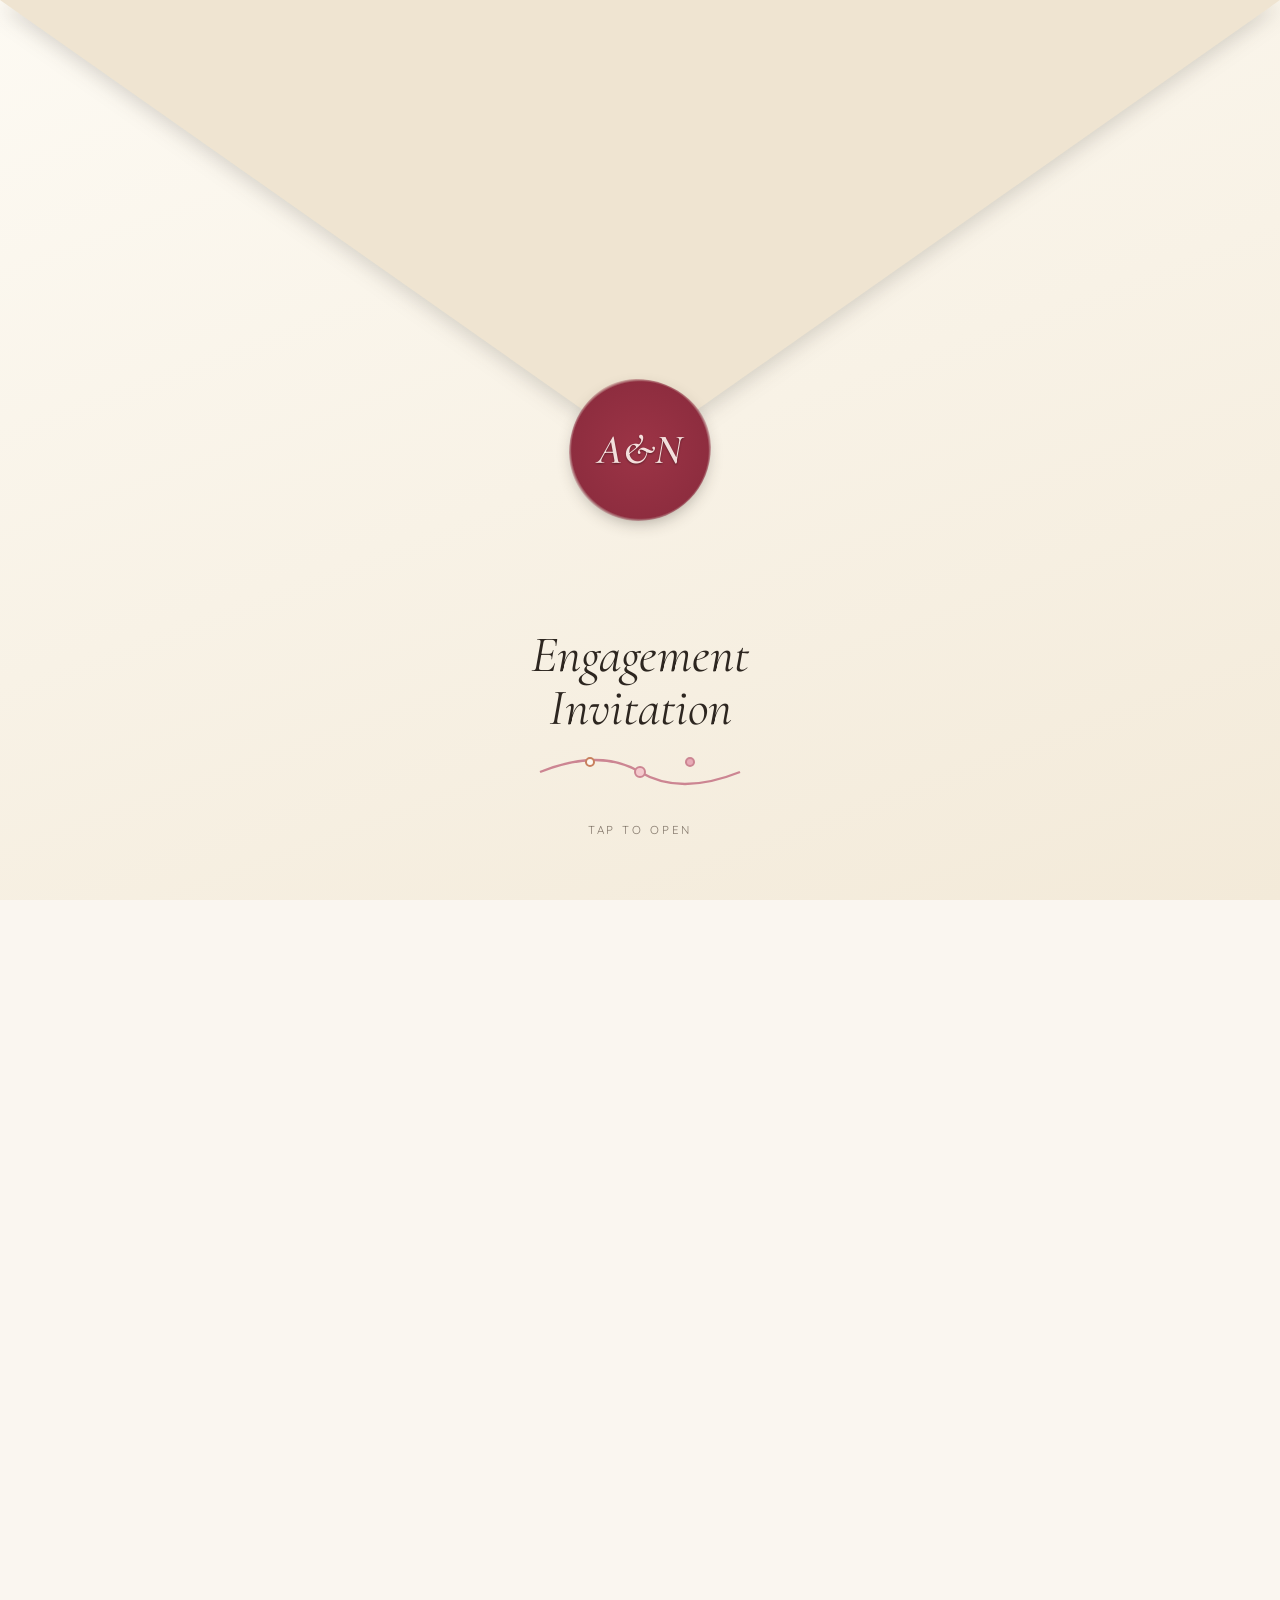
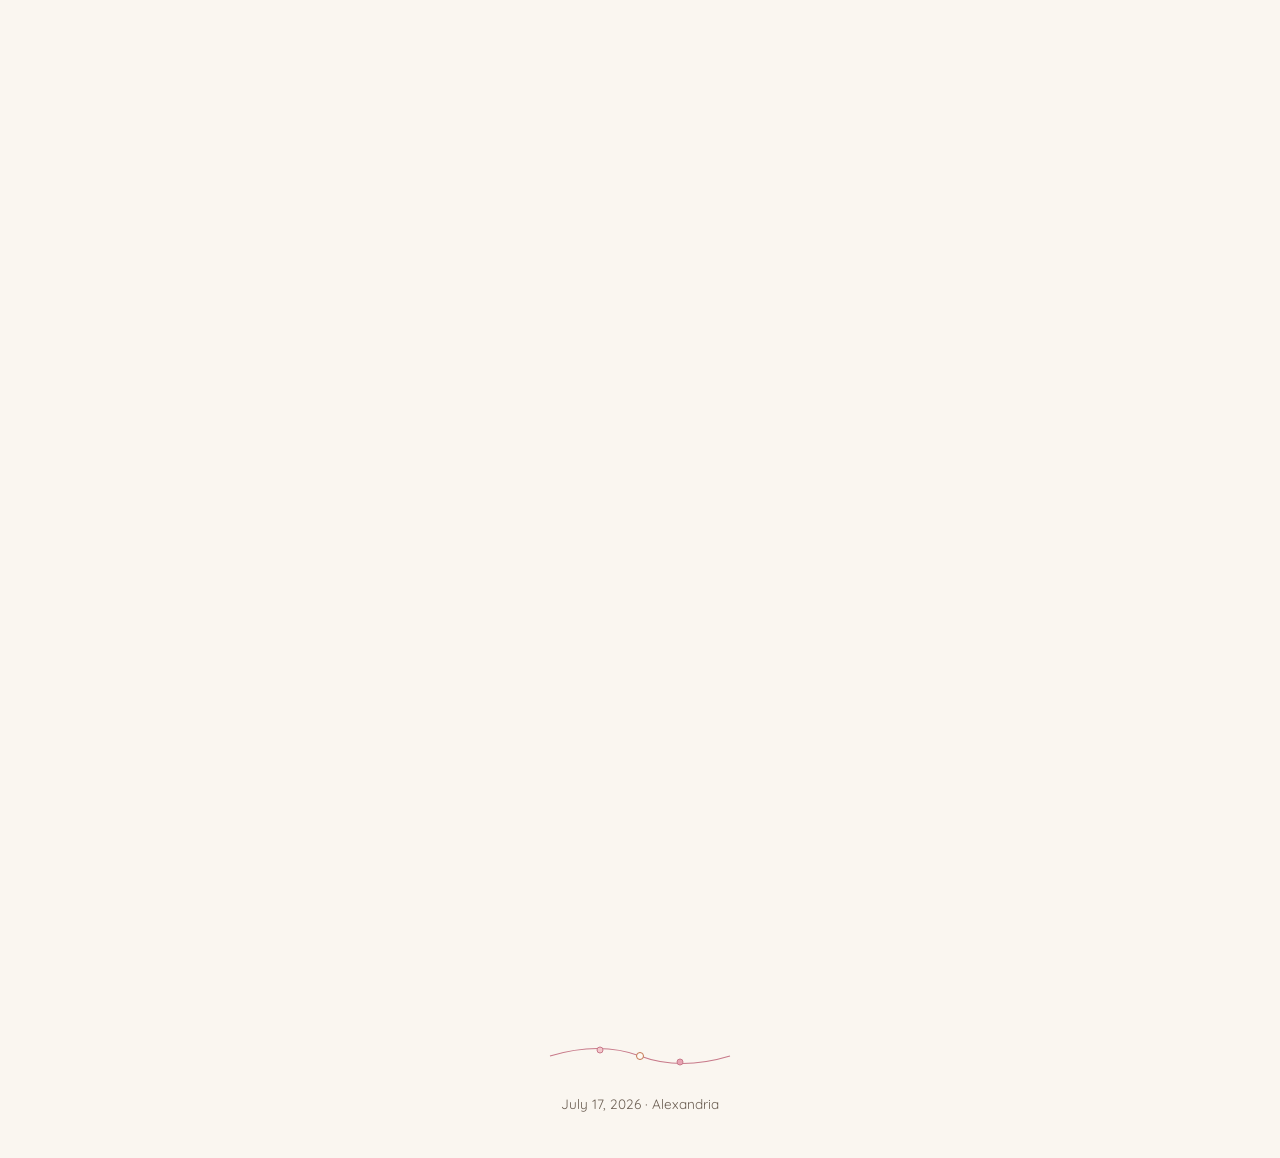
<file: index.html>
<!doctype html>
<html lang="en">
<head>
  <meta charset="utf-8" />
  <meta name="viewport" content="width=device-width, initial-scale=1" />
  <title>Ahmed &amp; Nada — Engagement</title>
  <meta name="description" content="You're invited to the engagement of Ahmed & Nada — Friday, July 17, 2026 at Venice Hall, Alexandria." />
  <link rel="preconnect" href="https://fonts.googleapis.com" />
  <link rel="preconnect" href="https://fonts.gstatic.com" crossorigin />
  <link href="https://fonts.googleapis.com/css2?family=Cormorant+Garamond:ital,wght@0,400;0,500;0,600;1,400;1,500&family=Quicksand:wght@400;500;600&display=swap" rel="stylesheet" />
  <link rel="stylesheet" href="styles.css" />
</head>
<body>

  <!-- ===== Envelope intro ===== -->
  <div class="envelope-overlay" id="envelope-overlay" role="button" tabindex="0"
       aria-label="Open the invitation">
    <div class="env">
      <div class="env-body">
        <p class="env-names">Engagement Invitation</p>
        <svg class="env-flourish" viewBox="0 0 120 24" aria-hidden="true">
          <path d="M10 14 Q40 2 60 14 Q80 26 110 14" fill="none" stroke="#c87a8a" stroke-width="1.2"/>
          <circle cx="60" cy="14" r="2.5" fill="#f4c6cb" stroke="#c87a8a" stroke-width="1"/>
          <circle cx="35" cy="9"  r="2"   fill="#fdfaf3" stroke="#c47550" stroke-width="1"/>
          <circle cx="85" cy="9"  r="2"   fill="#e7a4b3" stroke="#c87a8a" stroke-width="1"/>
        </svg>
      </div>
      <div class="env-flap"></div>
      <div class="env-seal" aria-hidden="true">
        <span class="env-seal-initials">A&amp;N</span>
      </div>
    </div>
    <p class="env-hint">tap to open</p>
  </div>

  <!-- ===== Hero ===== -->
  <header class="hero">
    <svg class="flower flower-left" viewBox="0 0 120 200" aria-hidden="true">
      <!-- lilies (Ahmed) -->
      <g fill="none" stroke="#8a9b7a" stroke-width="1.5">
        <path d="M60 180 Q55 140 60 100 Q65 60 60 20" />
        <path d="M60 150 Q40 140 25 120" />
        <path d="M60 130 Q80 125 95 110" />
        <path d="M60 110 Q42 100 30 85" />
      </g>
      <g fill="#fdfaf3" stroke="#c47550" stroke-width="1.2">
        <!-- lily blossom top -->
        <path d="M60 20 Q48 0 55 -5 Q60 -2 60 10 Q60 -2 65 -5 Q72 0 60 20 Z" transform="translate(0 12)" />
        <path d="M60 90 Q44 78 52 70 Q60 76 60 88 Q60 76 68 70 Q76 78 60 90 Z" />
        <path d="M28 118 Q18 108 22 100 Q30 104 30 116 Q30 104 38 102 Q42 110 28 118 Z" />
        <path d="M96 108 Q86 96 92 90 Q100 94 100 106 Q100 94 108 92 Q112 100 96 108 Z" />
      </g>
    </svg>

    <div class="hero-text">
      <p class="kicker">You're invited to our engagement</p>
      <h1 class="names">
        <span>Ahmed</span>
        <span class="amp">&amp;</span>
        <span>Nada</span>
      </h1>
    </div>

    <svg class="flower flower-right" viewBox="0 0 120 200" aria-hidden="true">
      <!-- roses + tulips (Nada) -->
      <g fill="none" stroke="#8a9b7a" stroke-width="1.5">
        <path d="M60 180 Q65 140 60 100 Q55 60 60 20" />
        <path d="M60 150 Q80 138 95 118" />
        <path d="M60 128 Q40 122 25 108" />
        <path d="M60 108 Q78 98 90 82" />
      </g>
      <!-- rose -->
      <g fill="#f4c6cb" stroke="#c87a8a" stroke-width="1.2">
        <circle cx="60" cy="30" r="14" />
        <path d="M60 18 Q54 30 60 42 Q66 30 60 18 Z" fill="#c87a8a" opacity=".6" />
      </g>
      <!-- tulip (left swoop) -->
      <g fill="#e7a4b3" stroke="#c87a8a" stroke-width="1.2">
        <path d="M25 108 Q22 95 30 90 Q40 92 40 105 Q40 115 32 116 Q26 116 25 108 Z" />
      </g>
      <!-- tulip (right swoop) -->
      <g fill="#f0b9a4" stroke="#c47550" stroke-width="1.2">
        <path d="M90 82 Q86 70 94 65 Q104 68 104 80 Q104 90 96 91 Q90 90 90 82 Z" />
      </g>
    </svg>
  </header>

  <!-- ===== Countdown ===== -->
  <section class="section countdown-section reveal">
    <h2 class="section-title">Counting the days</h2>
    <div class="countdown" id="countdown" aria-live="polite">
      <div class="cd-cell"><span class="cd-num" id="cd-days">—</span><span class="cd-label">days</span></div>
      <div class="cd-cell"><span class="cd-num" id="cd-hours">—</span><span class="cd-label">hours</span></div>
      <div class="cd-cell"><span class="cd-num" id="cd-mins">—</span><span class="cd-label">minutes</span></div>
      <div class="cd-cell"><span class="cd-num" id="cd-secs">—</span><span class="cd-label">seconds</span></div>
    </div>
    <p class="countdown-done" id="countdown-done" hidden>Thank you for being part of our story.</p>
  </section>

  <!-- ===== Event details ===== -->
  <section class="section details-section reveal">
    <h2 class="section-title">The details</h2>

    <div class="detail-card">
      <div class="detail-item">
        <svg class="detail-icon" viewBox="0 0 24 24" aria-hidden="true">
          <rect x="3" y="5" width="18" height="16" rx="2.5"/>
          <path d="M3 9.5h18M8 3v4M16 3v4"/>
        </svg>
        <div class="detail-text">
          <span class="detail-main">Friday, July 17, 2026</span>
          <span class="detail-sub">7:00 PM</span>
        </div>
      </div>

      <div class="detail-divider"></div>

      <div class="detail-item">
        <svg class="detail-icon" viewBox="0 0 24 24" aria-hidden="true">
          <path d="M12 21s-7-5.5-7-11a7 7 0 0 1 14 0c0 5.5-7 11-7 11z"/>
          <circle cx="12" cy="10" r="2.5"/>
        </svg>
        <div class="detail-text">
          <span class="detail-main">Venice Hall · El Nasr Club</span>
          <span class="detail-sub">Smouha, Alexandria, Egypt</span>
        </div>
      </div>

      <div class="detail-divider"></div>

      <!-- Roll-up rows — edit the copy inside each .acc-panel-inner -->
      <div class="accordion">
        <div class="acc-item">
          <button type="button" class="acc-trigger" aria-expanded="false" aria-controls="acc-dress">
            <span class="acc-title">Dress code</span>
            <svg class="acc-chevron" viewBox="0 0 24 24" aria-hidden="true"><path d="M6 9l6 6 6-6"/></svg>
          </button>
          <div class="acc-panel" id="acc-dress" role="region">
            <div class="acc-panel-inner">
              <p class="dress-note">Ladies, we kindly ask that you avoid the colors below. 💗</p>
              <ul class="color-list" aria-label="Colors to avoid">
                <li><span class="swatch" style="background:#FFFFFF"></span>White</li>
                <li><span class="swatch" style="background:#F3ECDF"></span>Off-white</li>
                <li><span class="swatch" style="background:#FFB6C9"></span>Pink &amp; its shades</li>
                <li><span class="swatch" style="background:#D11A2A"></span>Red</li>
              </ul>
            </div>
          </div>
        </div>

        <div class="acc-item">
          <button type="button" class="acc-trigger" aria-expanded="false" aria-controls="acc-schedule">
            <span class="acc-title">Schedule of the night</span>
            <svg class="acc-chevron" viewBox="0 0 24 24" aria-hidden="true"><path d="M6 9l6 6 6-6"/></svg>
          </button>
          <div class="acc-panel" id="acc-schedule" role="region">
            <div class="acc-panel-inner">
              <ul class="acc-schedule">
                <li><time>7:00 PM</time> Reception &amp; welcome drinks</li>
                <li><time>8:00 PM</time> Dinner is served</li>
                <li><time>9:30 PM</time> Cake, music &amp; celebration</li>
              </ul>
            </div>
          </div>
        </div>
      </div>
    </div>

    <div class="action-row">
      <a class="btn btn-primary"
         href="https://maps.app.goo.gl/qNVw8pk6mz9keuLMA?g_st=atm"
         target="_blank" rel="noopener">Open in Google Maps</a>
      <a class="btn" id="gcal-btn" href="#" target="_blank" rel="noopener">Add to Google Calendar</a>
    </div>
  </section>

  <!-- ===== Hashtag ===== -->
  <section class="section hashtag-section reveal">
    <h2 class="section-title">Share the joy</h2>
    <button class="hashtag" id="hashtag" type="button" aria-label="Copy hashtag #AhmedAndNada to clipboard">
      #AhmedAndNada
      <span class="hashtag-hint">tap to copy</span>
    </button>
  </section>

  <!-- ===== Music recommendation ===== -->
  <section class="section music-rec-section reveal">
    <h2 class="section-title">Set the mood</h2>
    <svg class="music-rec-icon" viewBox="0 0 24 24" aria-hidden="true">
      <path d="M9 18V5l12-2v13" fill="none" stroke="currentColor" stroke-width="1.5" stroke-linecap="round" stroke-linejoin="round"/>
      <circle cx="6" cy="18" r="3" fill="none" stroke="currentColor" stroke-width="1.5"/>
      <circle cx="18" cy="16" r="3" fill="none" stroke="currentColor" stroke-width="1.5"/>
    </svg>
    <p class="music-rec-note">Got a song that has to be played on the night? Share your picks and help us build the playlist. 🎶</p>
    <a class="btn btn-primary"
       href="https://docs.google.com/forms/d/e/1FAIpQLSfF7XIVdUbTuZiCxCRgTCB6B-JmPqAw2AjVGYR1a_290nHdJA/viewform"
       target="_blank" rel="noopener">Recommend a song</a>
  </section>

  <!-- ===== Easter-egg gate ===== -->
  <section class="section gate-section reveal">
    <h2 class="section-title">A little something for our closest</h2>

    <div id="gate-prompt">
      <p class="gate-label">Is there something you'd like to tell us?</p>
      <form id="gate-form" autocomplete="off">
        <input type="text" id="gate-input" class="gate-input" placeholder="…" aria-label="whisper" />
        <button class="btn" type="submit">Send</button>
      </form>
      <p class="gate-hint" id="gate-hint" aria-live="polite"></p>
    </div>

    <div id="gate-reveal" class="gate-reveal" hidden>
      <p class="gate-note" id="gate-note"></p>
      <a class="btn btn-primary" id="gate-album" href="#" target="_blank" rel="noopener">Open the album</a>
    </div>
  </section>

  <!-- ===== Footer ===== -->
  <footer class="footer">
    <svg viewBox="0 0 200 30" aria-hidden="true" class="footer-floral">
      <path d="M10 20 Q60 5 100 20 Q140 35 190 20" fill="none" stroke="#c87a8a" stroke-width="1.2"/>
      <circle cx="60" cy="14" r="3" fill="#f4c6cb" stroke="#c87a8a" stroke-width="1"/>
      <circle cx="100" cy="20" r="3.5" fill="#fdfaf3" stroke="#c47550" stroke-width="1"/>
      <circle cx="140" cy="26" r="3" fill="#e7a4b3" stroke="#c87a8a" stroke-width="1"/>
    </svg>
    <p>July 17, 2026 · Alexandria</p>
  </footer>

  <!-- ===== Music toggle ===== -->
  <button class="music-toggle" id="music-toggle" type="button" aria-label="Toggle background music" aria-pressed="false">
    <svg viewBox="0 0 24 24" width="20" height="20" aria-hidden="true">
      <path id="music-icon" d="M9 18V5l12-2v13" fill="none" stroke="currentColor" stroke-width="2" stroke-linecap="round" stroke-linejoin="round"/>
      <circle cx="6" cy="18" r="3" fill="none" stroke="currentColor" stroke-width="2"/>
      <circle cx="18" cy="16" r="3" fill="none" stroke="currentColor" stroke-width="2"/>
      <line id="music-slash" x1="3" y1="21" x2="21" y2="3" stroke="currentColor" stroke-width="2" stroke-linecap="round"/>
    </svg>
  </button>
  <audio id="bg-audio" src="music.mp3" loop preload="none"></audio>

  <!-- ===== Toast ===== -->
  <div class="toast" id="toast" role="status" aria-live="polite"></div>

  <script src="app.js"></script>
</body>
</html>
</file>
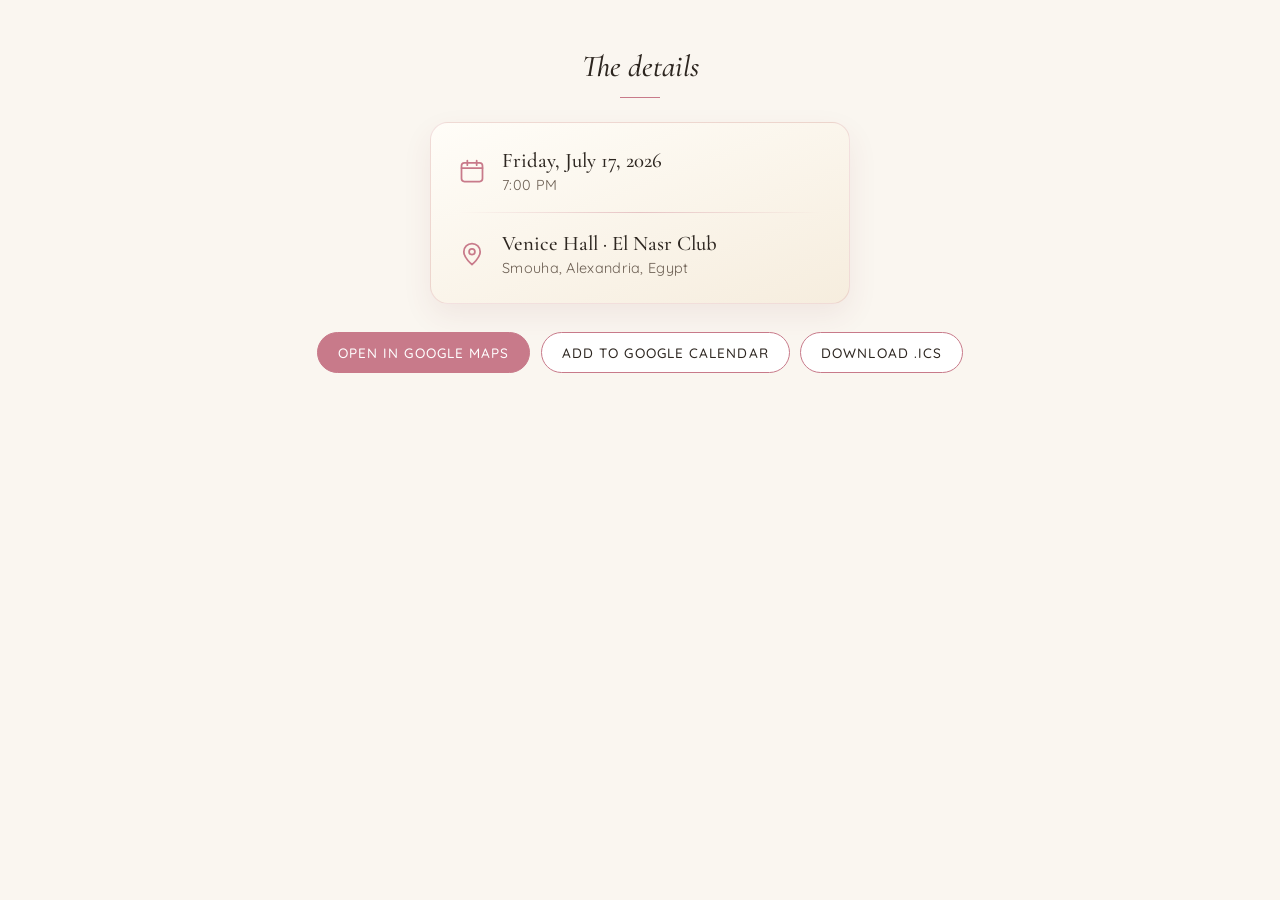
<file: _probe3.html>
<!doctype html>
<html><head><meta charset="utf-8">
<meta name="viewport" content="width=device-width, initial-scale=1" />
<link href="https://fonts.googleapis.com/css2?family=Cormorant+Garamond:ital,wght@0,400;0,500;0,600;1,400;1,500&family=Quicksand:wght@400;500;600&display=swap" rel="stylesheet" />
<link rel="stylesheet" href="styles.css" />
</head><body>
  <section class="section details-section">
    <h2 class="section-title">The details</h2>
    <div class="detail-card">
      <div class="detail-item">
        <svg class="detail-icon" viewBox="0 0 24 24" aria-hidden="true">
          <rect x="3" y="5" width="18" height="16" rx="2.5"/>
          <path d="M3 9.5h18M8 3v4M16 3v4"/>
        </svg>
        <div class="detail-text">
          <span class="detail-main">Friday, July 17, 2026</span>
          <span class="detail-sub">7:00 PM</span>
        </div>
      </div>
      <div class="detail-divider"></div>
      <div class="detail-item">
        <svg class="detail-icon" viewBox="0 0 24 24" aria-hidden="true">
          <path d="M12 21s-7-5.5-7-11a7 7 0 0 1 14 0c0 5.5-7 11-7 11z"/>
          <circle cx="12" cy="10" r="2.5"/>
        </svg>
        <div class="detail-text">
          <span class="detail-main">Venice Hall · El Nasr Club</span>
          <span class="detail-sub">Smouha, Alexandria, Egypt</span>
        </div>
      </div>
    </div>
    <div class="action-row">
      <a class="btn btn-primary" href="#">Open in Google Maps</a>
      <a class="btn" href="#">Add to Google Calendar</a>
      <button class="btn" type="button">Download .ics</button>
    </div>
  </section>
</body></html>
</file>
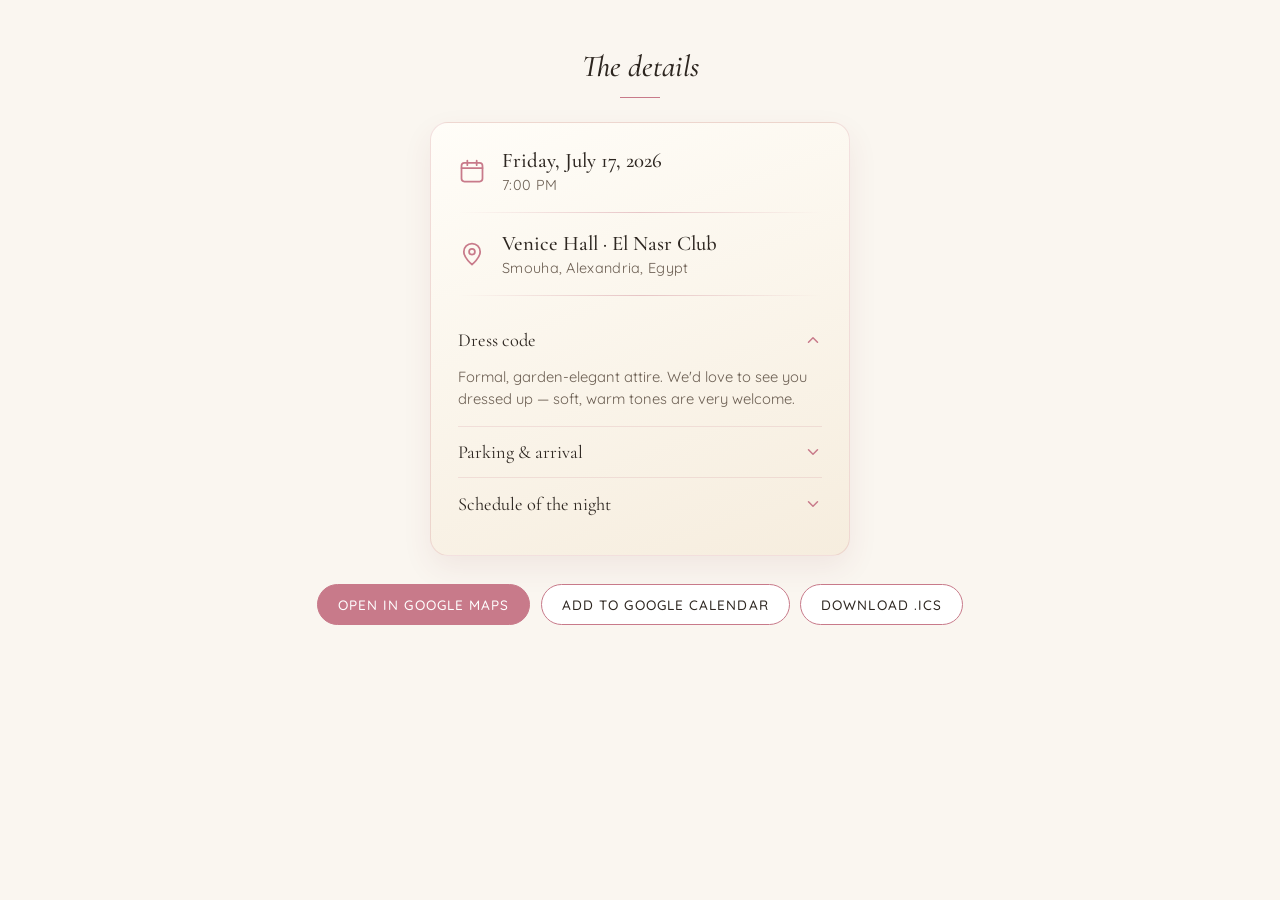
<file: _probe4.html>
<!doctype html>
<html><head><meta charset="utf-8">
<meta name="viewport" content="width=device-width, initial-scale=1" />
<link href="https://fonts.googleapis.com/css2?family=Cormorant+Garamond:ital,wght@0,400;0,500;0,600;1,400;1,500&family=Quicksand:wght@400;500;600&display=swap" rel="stylesheet" />
<link rel="stylesheet" href="styles.css" />
</head><body>
  <section class="section details-section">
    <h2 class="section-title">The details</h2>
    <div class="detail-card">
      <div class="detail-item">
        <svg class="detail-icon" viewBox="0 0 24 24" aria-hidden="true">
          <rect x="3" y="5" width="18" height="16" rx="2.5"/><path d="M3 9.5h18M8 3v4M16 3v4"/>
        </svg>
        <div class="detail-text"><span class="detail-main">Friday, July 17, 2026</span><span class="detail-sub">7:00 PM</span></div>
      </div>
      <div class="detail-divider"></div>
      <div class="detail-item">
        <svg class="detail-icon" viewBox="0 0 24 24" aria-hidden="true">
          <path d="M12 21s-7-5.5-7-11a7 7 0 0 1 14 0c0 5.5-7 11-7 11z"/><circle cx="12" cy="10" r="2.5"/>
        </svg>
        <div class="detail-text"><span class="detail-main">Venice Hall · El Nasr Club</span><span class="detail-sub">Smouha, Alexandria, Egypt</span></div>
      </div>
      <div class="detail-divider"></div>
      <div class="accordion">
        <div class="acc-item open">
          <button type="button" class="acc-trigger" aria-expanded="true"><span class="acc-title">Dress code</span>
            <svg class="acc-chevron" viewBox="0 0 24 24" aria-hidden="true"><path d="M6 9l6 6 6-6"/></svg></button>
          <div class="acc-panel"><div class="acc-panel-inner"><p>Formal, garden-elegant attire. We'd love to see you dressed up — soft, warm tones are very welcome.</p></div></div>
        </div>
        <div class="acc-item">
          <button type="button" class="acc-trigger" aria-expanded="false"><span class="acc-title">Parking &amp; arrival</span>
            <svg class="acc-chevron" viewBox="0 0 24 24" aria-hidden="true"><path d="M6 9l6 6 6-6"/></svg></button>
          <div class="acc-panel"><div class="acc-panel-inner"><p>Valet and on-site parking are available.</p></div></div>
        </div>
        <div class="acc-item">
          <button type="button" class="acc-trigger" aria-expanded="false"><span class="acc-title">Schedule of the night</span>
            <svg class="acc-chevron" viewBox="0 0 24 24" aria-hidden="true"><path d="M6 9l6 6 6-6"/></svg></button>
          <div class="acc-panel"><div class="acc-panel-inner"><ul class="acc-schedule"><li><time>7:00 PM</time> Reception</li></ul></div></div>
        </div>
      </div>
    </div>
    <div class="action-row">
      <a class="btn btn-primary" href="#">Open in Google Maps</a>
      <a class="btn" href="#">Add to Google Calendar</a>
      <button class="btn" type="button">Download .ics</button>
    </div>
  </section>
</body></html>
</file>
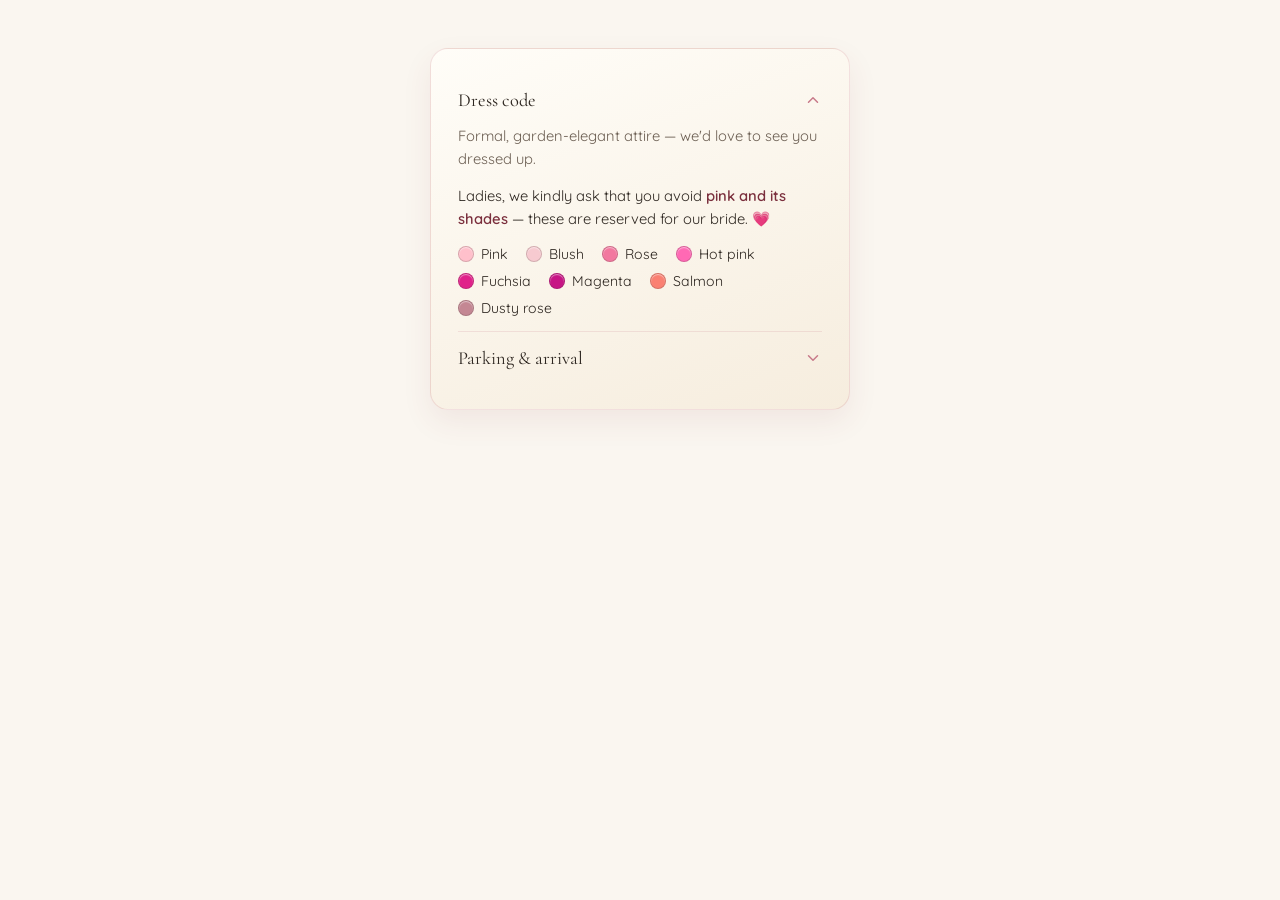
<file: _probe5.html>
<!doctype html>
<html><head><meta charset="utf-8">
<meta name="viewport" content="width=device-width, initial-scale=1" />
<link href="https://fonts.googleapis.com/css2?family=Cormorant+Garamond:ital,wght@0,400;0,500;0,600;1,400;1,500&family=Quicksand:wght@400;500;600&display=swap" rel="stylesheet" />
<link rel="stylesheet" href="styles.css" />
</head><body>
  <section class="section details-section">
    <div class="detail-card">
      <div class="accordion">
        <div class="acc-item open">
          <button type="button" class="acc-trigger" aria-expanded="true"><span class="acc-title">Dress code</span>
            <svg class="acc-chevron" viewBox="0 0 24 24" aria-hidden="true"><path d="M6 9l6 6 6-6"/></svg></button>
          <div class="acc-panel"><div class="acc-panel-inner">
            <p>Formal, garden-elegant attire — we'd love to see you dressed up.</p>
            <p class="dress-note">Ladies, we kindly ask that you avoid <strong>pink and its shades</strong> — these are reserved for our bride. 💗</p>
            <ul class="color-list" aria-label="Shades of pink to avoid">
              <li><span class="swatch" style="background:#FFC0CB"></span>Pink</li>
              <li><span class="swatch" style="background:#F7CAD0"></span>Blush</li>
              <li><span class="swatch" style="background:#F2789F"></span>Rose</li>
              <li><span class="swatch" style="background:#FF69B4"></span>Hot pink</li>
              <li><span class="swatch" style="background:#E0218A"></span>Fuchsia</li>
              <li><span class="swatch" style="background:#C71585"></span>Magenta</li>
              <li><span class="swatch" style="background:#FA8072"></span>Salmon</li>
              <li><span class="swatch" style="background:#C48793"></span>Dusty rose</li>
            </ul>
          </div></div>
        </div>
        <div class="acc-item">
          <button type="button" class="acc-trigger" aria-expanded="false"><span class="acc-title">Parking &amp; arrival</span>
            <svg class="acc-chevron" viewBox="0 0 24 24" aria-hidden="true"><path d="M6 9l6 6 6-6"/></svg></button>
          <div class="acc-panel"><div class="acc-panel-inner"><p>Valet available.</p></div></div>
        </div>
      </div>
    </div>
  </section>
</body></html>
</file>
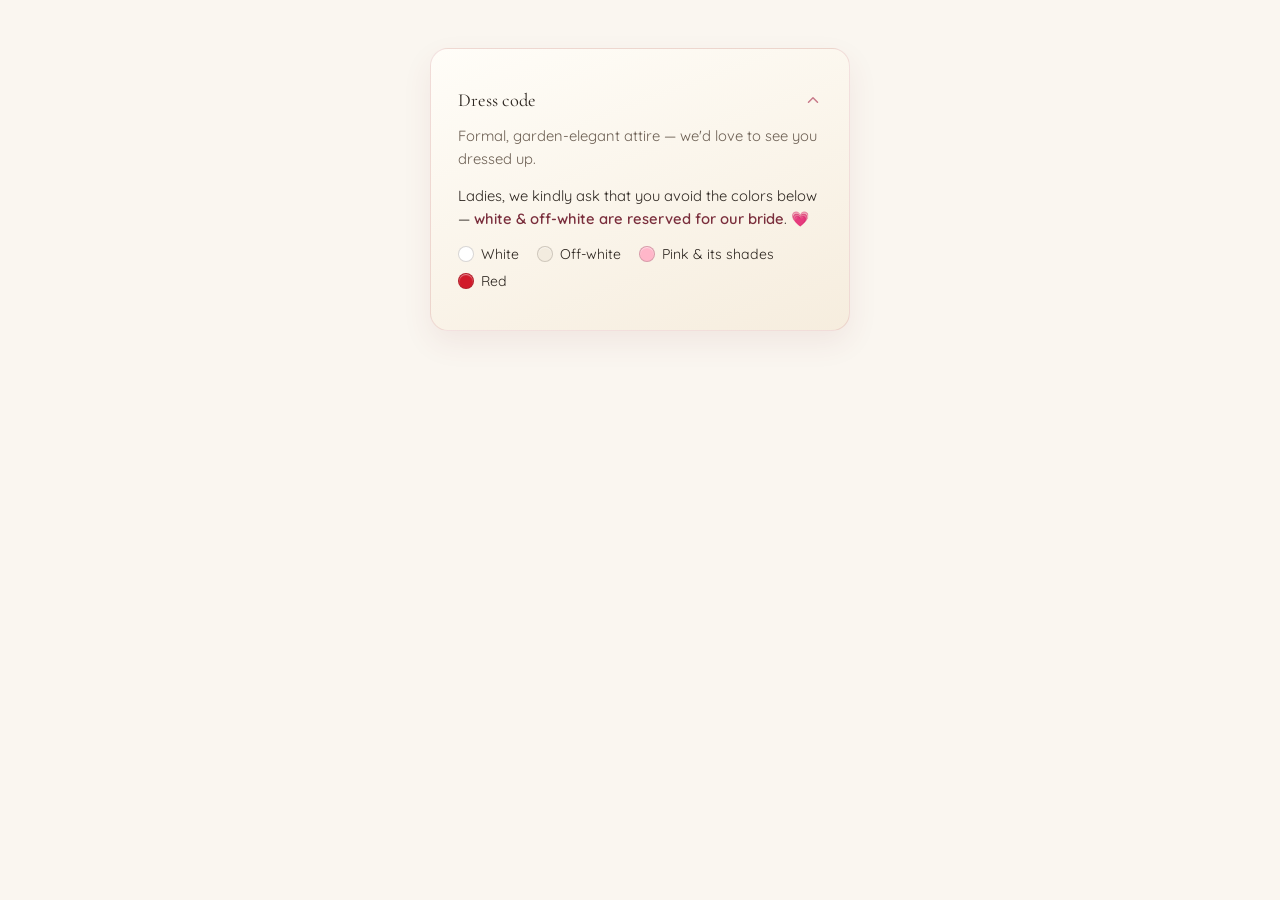
<file: _probe6.html>
<!doctype html>
<html><head><meta charset="utf-8">
<meta name="viewport" content="width=device-width, initial-scale=1" />
<link href="https://fonts.googleapis.com/css2?family=Cormorant+Garamond:ital,wght@0,400;0,500;0,600;1,400;1,500&family=Quicksand:wght@400;500;600&display=swap" rel="stylesheet" />
<link rel="stylesheet" href="styles.css" />
</head><body>
  <section class="section details-section">
    <div class="detail-card">
      <div class="accordion">
        <div class="acc-item open">
          <button type="button" class="acc-trigger" aria-expanded="true"><span class="acc-title">Dress code</span>
            <svg class="acc-chevron" viewBox="0 0 24 24" aria-hidden="true"><path d="M6 9l6 6 6-6"/></svg></button>
          <div class="acc-panel"><div class="acc-panel-inner">
            <p>Formal, garden-elegant attire — we'd love to see you dressed up.</p>
            <p class="dress-note">Ladies, we kindly ask that you avoid the colors below — <strong>white &amp; off-white are reserved for our bride</strong>. 💗</p>
            <ul class="color-list" aria-label="Colors to avoid">
              <li><span class="swatch" style="background:#FFFFFF"></span>White</li>
              <li><span class="swatch" style="background:#F3ECDF"></span>Off-white</li>
              <li><span class="swatch" style="background:#FFB6C9"></span>Pink &amp; its shades</li>
              <li><span class="swatch" style="background:#D11A2A"></span>Red</li>
            </ul>
          </div></div>
        </div>
      </div>
    </div>
  </section>
</body></html>
</file>
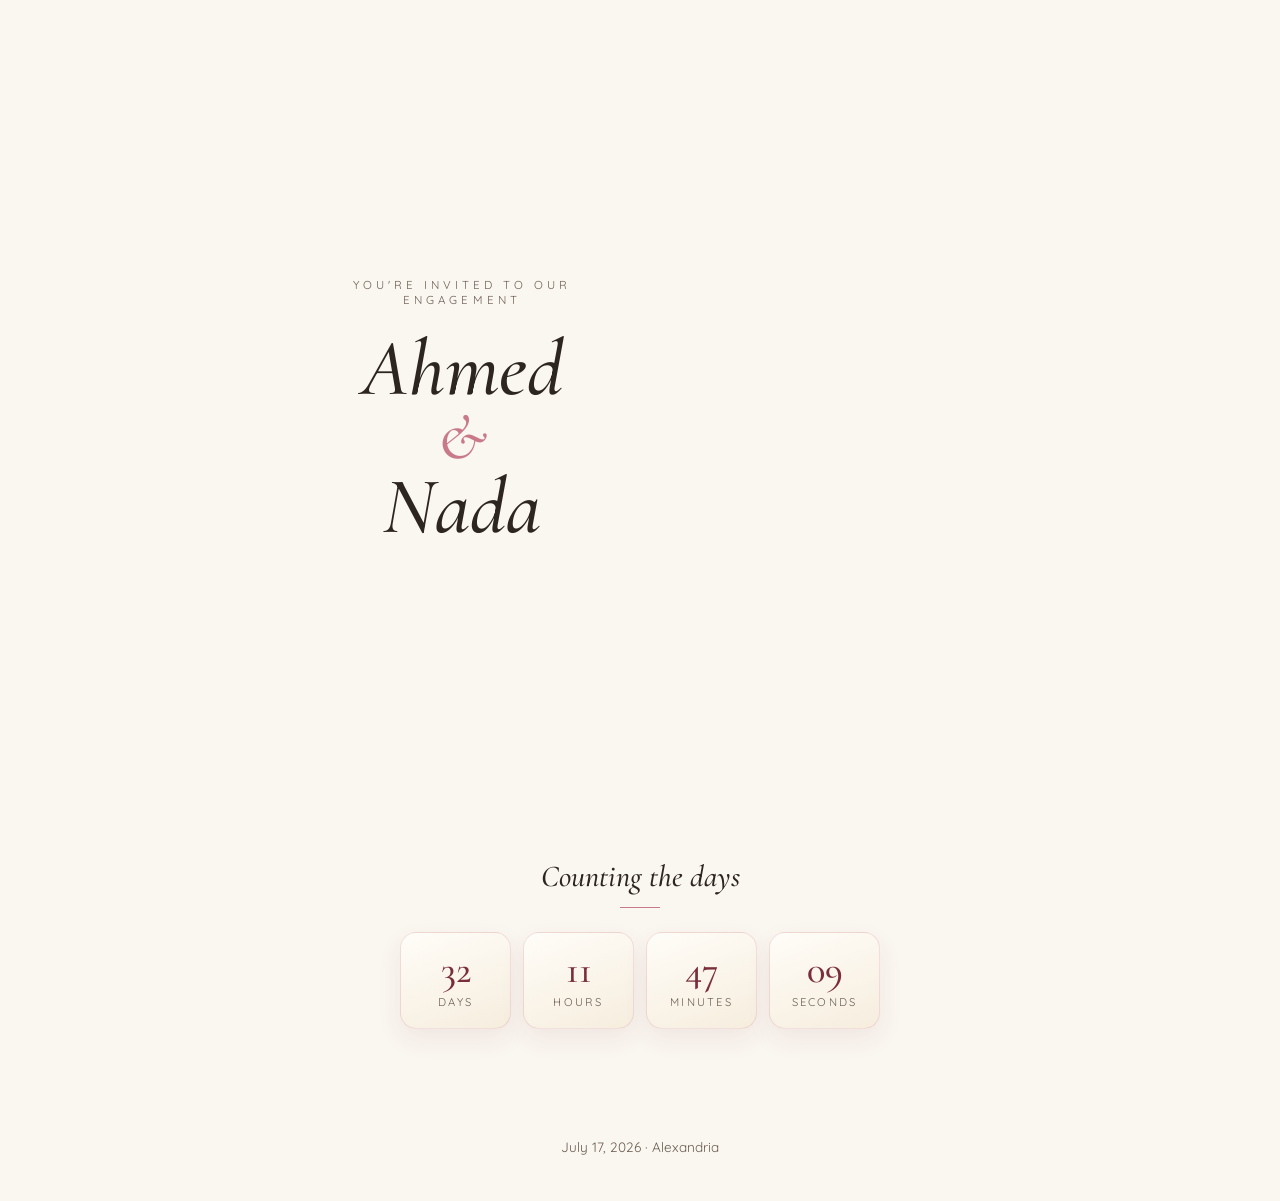
<file: _probe7.html>
<!doctype html>
<html><head><meta charset="utf-8">
<meta name="viewport" content="width=device-width, initial-scale=1" />
<link href="https://fonts.googleapis.com/css2?family=Cormorant+Garamond:ital,wght@0,400;0,500;0,600;1,400;1,500&family=Quicksand:wght@400;500;600&display=swap" rel="stylesheet" />
<link rel="stylesheet" href="styles.css" />
</head><body>
  <header class="hero">
    <div class="hero-text">
      <p class="kicker">You're invited to our engagement</p>
      <h1 class="names"><span>Ahmed</span><span class="amp">&amp;</span><span>Nada</span></h1>
    </div>
  </header>
  <section class="section countdown-section">
    <h2 class="section-title">Counting the days</h2>
    <div class="countdown">
      <div class="cd-cell"><span class="cd-num">32</span><span class="cd-label">days</span></div>
      <div class="cd-cell"><span class="cd-num">11</span><span class="cd-label">hours</span></div>
      <div class="cd-cell"><span class="cd-num">47</span><span class="cd-label">minutes</span></div>
      <div class="cd-cell"><span class="cd-num">09</span><span class="cd-label">seconds</span></div>
    </div>
  </section>
  <footer class="footer"><p>July 17, 2026 · Alexandria</p></footer>
</body></html>
</file>
<file: styles.css>
/* ===== Tokens ===== */
:root {
  --bg: #faf6f0;
  --ink: #2d2620;
  --ink-soft: #6b5e52;
  --rose: #c87a8a;
  --rose-soft: #f4c6cb;
  --sage: #8a9b7a;
  --terracotta: #c47550;
  --gold: #b8935a;
  --curtain: #7a2e3c;
  --curtain-dark: #4f1f29;
  --serif: "Cormorant Garamond", "Times New Roman", serif;
  --sans: "Quicksand", -apple-system, BlinkMacSystemFont, sans-serif;
  --max-width: 720px;
}

* { box-sizing: border-box; }

html, body {
  margin: 0;
  padding: 0;
  background: var(--bg);
  color: var(--ink);
  font-family: var(--sans);
  -webkit-font-smoothing: antialiased;
  text-rendering: optimizeLegibility;
}

body {
  min-height: 100vh;
  overflow-x: hidden;
}

/* ===== Envelope intro ===== */
.envelope-overlay {
  position: fixed;
  inset: 0;
  z-index: 9999;
  display: flex;
  flex-direction: column;
  align-items: center;
  justify-content: center;
  gap: 1.5rem;
  cursor: pointer;
  background:
    radial-gradient(circle at 50% 40%, rgba(45,38,32,.55), rgba(45,38,32,.78));
  perspective: 1000px;
}

.env {
  position: fixed;
  inset: 0;
  width: 100vw;
  height: 100vh;
  transform-style: preserve-3d;
}

/* envelope body / front face — fills the screen */
.env-body {
  position: absolute;
  inset: 0;
  background: linear-gradient(160deg, #fdfaf3, #f3ead9);
  display: flex;
  flex-direction: column;
  align-items: center;
  justify-content: flex-end;
  padding: 0 1.5rem 12vh;
  overflow: hidden;
}

.env-names {
  font-family: var(--serif);
  font-style: italic;
  font-size: clamp(1.9rem, 7vw, 3.2rem);
  line-height: 1.05;
  color: var(--ink);
  margin: 0;
  text-align: center;
  max-width: 12ch;
}

.env-flourish {
  width: clamp(150px, 26vw, 240px);
  height: auto;
  margin-top: .5rem;
  opacity: .9;
}

/* top flap: a downward-pointing triangle covering the upper half */
.env-flap {
  position: absolute;
  top: 0;
  left: 0;
  width: 0;
  height: 0;
  border-left: 50vw solid transparent;
  border-right: 50vw solid transparent;
  border-top: 50vh solid #efe4d1;
  filter: drop-shadow(0 6px 10px rgba(45,38,32,.18));
  transform-origin: top center;
  transform: rotateX(0deg);
  backface-visibility: hidden;
  z-index: 3;
}

/* wax seal at the flap tip (screen center) */
.env-seal {
  position: absolute;
  top: 50%;
  left: 50%;
  width: clamp(82px, 20vw, 128px);
  height: clamp(82px, 20vw, 128px);
  transform: translate(-50%, -50%);
  border-radius: 50%;
  background:
    radial-gradient(circle at 38% 32%, #d98c9b 0%, #b8455a 45%, #8e2d3f 100%);
  box-shadow:
    inset 0 2px 6px rgba(255,255,255,.35),
    inset 0 -5px 12px rgba(0,0,0,.35),
    0 6px 18px rgba(45,38,32,.45);
  display: flex;
  align-items: center;
  justify-content: center;
  z-index: 5;
}

/* soft uneven wax blob behind the seal */
.env-seal::before {
  content: "";
  position: absolute;
  inset: -7px;
  border-radius: 47% 53% 51% 49% / 52% 48% 52% 48%;
  background: radial-gradient(circle, #9c3446 0%, #8e2d3f 68%, transparent 72%);
  z-index: -1;
}

.env-seal-initials {
  font-family: var(--serif);
  font-style: italic;
  font-weight: 600;
  font-size: clamp(1.7rem, 4.8vw, 2.6rem);
  color: rgba(255, 240, 235, .92);
  text-shadow: 0 1px 2px rgba(0,0,0,.4);
  letter-spacing: .02em;
}

.env-hint {
  position: fixed;
  bottom: 7vh;
  left: 0;
  right: 0;
  text-align: center;
  font-family: var(--sans);
  font-size: .72rem;
  letter-spacing: .25em;
  text-transform: uppercase;
  color: var(--ink-soft);
  margin: 0;
  opacity: .85;
  z-index: 6;
  animation: env-hint-pulse 1.6s ease-in-out infinite;
}

@keyframes env-hint-pulse {
  0%, 100% { opacity: .35; }
  50%      { opacity: .9; }
}

/* ===== Envelope open sequence ===== */
.envelope-overlay.open {
  animation: env-backdrop-fade .6s ease .9s forwards;
}

.envelope-overlay.open .env-seal {
  animation: env-seal-break .4s ease forwards;
}

.envelope-overlay.open .env-flap {
  animation: env-flap-open .6s ease .35s forwards;
}

.envelope-overlay.open .env {
  animation: env-fly 1s cubic-bezier(.5,0,.5,1) .85s forwards;
}

.envelope-overlay.open .env-hint {
  animation: none;
  opacity: 0;
}

.envelope-overlay.hidden {
  display: none;
}

@keyframes env-seal-break {
  to { transform: translate(-50%, -50%) scale(.35) rotate(14deg); opacity: 0; }
}

@keyframes env-flap-open {
  to { transform: rotateX(180deg); }
}

@keyframes env-fly {
  to { transform: scale(1.12); opacity: 0; }
}

@keyframes env-backdrop-fade {
  to { opacity: 0; }
}

/* ===== Hero ===== */
.hero {
  min-height: 90vh;
  display: grid;
  grid-template-columns: 1fr auto 1fr;
  align-items: center;
  justify-items: center;
  gap: 1rem;
  padding: 3rem 1.25rem 2rem;
  max-width: var(--max-width);
  margin: 0 auto;
  text-align: center;
}

.flower {
  width: clamp(60px, 14vw, 110px);
  height: auto;
  opacity: .9;
}

.hero-text { padding: 0 .5rem; }

.kicker {
  font-family: var(--sans);
  text-transform: uppercase;
  letter-spacing: .35em;
  font-size: .72rem;
  color: var(--ink-soft);
  margin: 0 0 1.25rem;
}

.names {
  font-family: var(--serif);
  font-style: italic;
  font-weight: 500;
  font-size: clamp(2.6rem, 9vw, 5rem);
  line-height: 1.05;
  margin: 0;
  color: var(--ink);
}

.names .amp {
  display: block;
  font-style: italic;
  color: var(--rose);
  font-size: .8em;
  margin: -.1em 0;
}


/* ===== Section base ===== */
.section {
  max-width: var(--max-width);
  margin: 0 auto;
  padding: 3rem 1.25rem;
  text-align: center;
}

.section-title {
  font-family: var(--serif);
  font-style: italic;
  font-weight: 500;
  font-size: clamp(1.4rem, 4vw, 1.9rem);
  color: var(--ink);
  margin: 0 0 1.5rem;
}

.section-title::after {
  content: "";
  display: block;
  width: 40px;
  height: 1px;
  background: var(--rose);
  margin: .75rem auto 0;
}

/* on-scroll reveal */
.reveal {
  opacity: 0;
  transform: translateY(24px);
  transition: opacity .9s ease, transform .9s ease;
}
.reveal.in-view {
  opacity: 1;
  transform: translateY(0);
}

/* ===== Countdown ===== */
.countdown {
  display: grid;
  grid-template-columns: repeat(4, 1fr);
  gap: .75rem;
  max-width: 480px;
  margin: 0 auto;
}

.cd-cell {
  background: linear-gradient(160deg, #fffdf8, #f6edde);
  border: 1px solid rgba(200, 122, 138, .22);
  border-radius: 16px;
  padding: 1.15rem .5rem;
  box-shadow: 0 10px 24px rgba(124, 46, 60, .08);
}

.cd-num {
  display: block;
  font-family: var(--serif);
  font-weight: 500;
  font-size: clamp(1.7rem, 6vw, 2.4rem);
  color: var(--curtain);
  line-height: 1;
}

.cd-label {
  display: block;
  margin-top: .35rem;
  font-size: .7rem;
  letter-spacing: .2em;
  text-transform: uppercase;
  color: var(--ink-soft);
}

.countdown-done {
  font-family: var(--serif);
  font-style: italic;
  font-size: 1.2rem;
  color: var(--rose);
}

/* ===== Details ===== */
.detail-card {
  max-width: 420px;
  margin: 0 auto;
  text-align: left;
  background: linear-gradient(160deg, #fffdf8, #f6edde);
  border: 1px solid rgba(200, 122, 138, .22);
  border-radius: 18px;
  box-shadow: 0 12px 30px rgba(124, 46, 60, .08);
  padding: 1.6rem 1.7rem;
}

.detail-item {
  display: flex;
  align-items: center;
  gap: 1rem;
}

.detail-icon {
  flex: none;
  width: 28px;
  height: 28px;
  fill: none;
  stroke: var(--rose);
  stroke-width: 1.5;
  stroke-linecap: round;
  stroke-linejoin: round;
}

.detail-text {
  display: flex;
  flex-direction: column;
}

.detail-main {
  font-family: var(--serif);
  font-weight: 500;
  font-size: 1.3rem;
  line-height: 1.2;
  color: var(--ink);
}

.detail-sub {
  margin-top: .15rem;
  font-size: .9rem;
  letter-spacing: .02em;
  color: var(--ink-soft);
}

.detail-divider {
  height: 1px;
  margin: 1.15rem 0;
  background: linear-gradient(90deg, transparent, rgba(200, 122, 138, .4), transparent);
}

/* roll-up accordion */
.accordion {
  display: flex;
  flex-direction: column;
}

.acc-item + .acc-item {
  border-top: 1px solid rgba(200, 122, 138, .18);
}

.acc-trigger {
  width: 100%;
  display: flex;
  align-items: center;
  justify-content: space-between;
  gap: 1rem;
  padding: .9rem 0;
  background: none;
  border: none;
  cursor: pointer;
  font-family: var(--serif);
  font-size: 1.15rem;
  color: var(--ink);
  text-align: left;
  transition: color .2s ease;
}

.acc-trigger:hover,
.acc-trigger:focus-visible {
  color: var(--curtain);
  outline: none;
}

.acc-chevron {
  flex: none;
  width: 18px;
  height: 18px;
  fill: none;
  stroke: var(--rose);
  stroke-width: 2;
  stroke-linecap: round;
  stroke-linejoin: round;
  transition: transform .35s ease;
}

.acc-item.open .acc-chevron { transform: rotate(180deg); }

.acc-panel {
  display: grid;
  grid-template-rows: 0fr;
  transition: grid-template-rows .35s ease;
}

.acc-item.open .acc-panel { grid-template-rows: 1fr; }

.acc-panel-inner { overflow: hidden; }

.acc-panel p {
  margin: 0 0 .9rem;
  font-size: .92rem;
  line-height: 1.55;
  color: var(--ink-soft);
}

.acc-schedule {
  list-style: none;
  margin: 0 0 .9rem;
  padding: 0;
}

.acc-schedule li {
  margin: .35rem 0;
  font-size: .92rem;
  color: var(--ink-soft);
}

.acc-schedule time {
  display: inline-block;
  min-width: 5.5em;
  font-weight: 600;
  color: var(--curtain);
}

.acc-panel p.dress-note {
  color: var(--ink);
}

.dress-note strong {
  color: var(--curtain);
  font-weight: 600;
}

.color-list {
  list-style: none;
  margin: 0 0 .9rem;
  padding: 0;
  display: flex;
  flex-wrap: wrap;
  gap: .55rem 1.1rem;
}

.color-list li {
  display: flex;
  align-items: center;
  gap: .45rem;
  font-size: .88rem;
  color: var(--ink);
}

.swatch {
  flex: none;
  width: 16px;
  height: 16px;
  border-radius: 50%;
  border: 1px solid rgba(45, 38, 32, .18);
  box-shadow: inset 0 1px 1px rgba(255, 255, 255, .5);
}

.action-row {
  margin-top: 1.75rem;
  display: flex;
  flex-wrap: wrap;
  gap: .65rem;
  justify-content: center;
}

.btn {
  display: inline-block;
  font-family: var(--sans);
  font-size: .85rem;
  font-weight: 500;
  letter-spacing: .08em;
  text-transform: uppercase;
  background: #fff;
  color: var(--ink);
  border: 1px solid var(--rose);
  border-radius: 999px;
  padding: .7rem 1.25rem;
  text-decoration: none;
  cursor: pointer;
  transition: background .2s ease, color .2s ease, transform .15s ease;
}

.btn:hover,
.btn:focus-visible {
  background: var(--rose);
  color: #fff;
  outline: none;
}

.btn:active { transform: translateY(1px); }

.btn-primary {
  background: var(--rose);
  color: #fff;
}
.btn-primary:hover,
.btn-primary:focus-visible {
  background: var(--curtain);
}

/* ===== Hashtag ===== */
.hashtag {
  font-family: var(--serif);
  font-style: italic;
  font-size: clamp(1.6rem, 5vw, 2.2rem);
  color: var(--rose);
  background: none;
  border: none;
  cursor: pointer;
  display: inline-flex;
  flex-direction: column;
  align-items: center;
  gap: .35rem;
  padding: .5rem 1rem;
  transition: color .2s ease, transform .15s ease;
}

.hashtag:hover { color: var(--curtain); }
.hashtag:active { transform: scale(.98); }

.hashtag-hint {
  font-family: var(--sans);
  font-style: normal;
  font-size: .65rem;
  letter-spacing: .25em;
  text-transform: uppercase;
  color: var(--ink-soft);
}

/* ===== Music recommendation ===== */
.music-rec-icon {
  width: 34px;
  height: 34px;
  color: var(--rose);
  margin-bottom: .85rem;
}

.music-rec-note {
  font-family: var(--serif);
  font-style: italic;
  font-size: 1.15rem;
  line-height: 1.5;
  color: var(--ink-soft);
  max-width: 32ch;
  margin: 0 auto 1.5rem;
}

/* ===== Gate ===== */
.gate-section { padding-bottom: 2rem; }

.gate-label {
  font-family: var(--serif);
  font-style: italic;
  font-size: 1.1rem;
  color: var(--ink-soft);
  margin: 0 0 1rem;
}

#gate-form {
  display: flex;
  gap: .5rem;
  justify-content: center;
  flex-wrap: wrap;
}

.gate-input {
  font-family: var(--sans);
  font-size: 1rem;
  padding: .7rem 1rem;
  border: 1px solid rgba(200, 122, 138, .4);
  border-radius: 999px;
  background: #fff;
  color: var(--ink);
  min-width: 220px;
  outline: none;
  transition: border-color .2s ease, box-shadow .2s ease;
}

.gate-input:focus {
  border-color: var(--rose);
  box-shadow: 0 0 0 3px rgba(200, 122, 138, .15);
}

.gate-hint {
  margin: 1rem 0 0;
  min-height: 1.2em;
  font-family: var(--serif);
  font-style: italic;
  font-size: 1rem;
  color: var(--rose);
}

.gate-reveal {
  animation: fadeUp .9s ease both;
}

.gate-note {
  font-family: var(--serif);
  font-style: italic;
  font-size: 1.2rem;
  line-height: 1.5;
  color: var(--ink);
  max-width: 520px;
  margin: 0 auto 1.5rem;
}

@keyframes fadeUp {
  from { opacity: 0; transform: translateY(12px); }
  to   { opacity: 1; transform: translateY(0); }
}

/* ===== Footer ===== */
.footer {
  text-align: center;
  padding: 3rem 1rem 2rem;
  color: var(--ink-soft);
  font-size: .85rem;
}
.footer-floral {
  width: 200px;
  height: auto;
  margin-bottom: .75rem;
}

/* ===== Music toggle ===== */
.music-toggle {
  position: fixed;
  bottom: 1rem;
  right: 1rem;
  width: 44px;
  height: 44px;
  border-radius: 50%;
  background: #fff;
  border: 1px solid rgba(200, 122, 138, .35);
  color: var(--ink-soft);
  display: flex;
  align-items: center;
  justify-content: center;
  cursor: pointer;
  box-shadow: 0 4px 14px rgba(45,38,32,.1);
  z-index: 50;
  transition: color .2s ease, background .2s ease;
}

.music-toggle:hover { color: var(--rose); }
.music-toggle[aria-pressed="true"] { color: var(--rose); background: #fff8f9; }
.music-toggle[aria-pressed="true"] #music-slash { display: none; }

/* ===== Toast ===== */
.toast {
  position: fixed;
  left: 50%;
  bottom: 5rem;
  transform: translateX(-50%) translateY(20px);
  background: var(--ink);
  color: #fff;
  font-size: .8rem;
  letter-spacing: .12em;
  text-transform: uppercase;
  padding: .65rem 1.1rem;
  border-radius: 999px;
  opacity: 0;
  pointer-events: none;
  transition: opacity .25s ease, transform .25s ease;
  z-index: 60;
}
.toast.show {
  opacity: 1;
  transform: translateX(-50%) translateY(0);
}

/* ===== Responsive ===== */
@media (max-width: 540px) {
  .hero {
    grid-template-columns: 1fr;
    gap: 1.5rem;
  }
  .flower-left, .flower-right {
    width: 70px;
  }
  .countdown { gap: .5rem; }
  .cd-cell { padding: .8rem .3rem; }
}

/* ===== Reduced motion ===== */
@media (prefers-reduced-motion: reduce) {
  .envelope-overlay { display: none; }
  .reveal { opacity: 1; transform: none; transition: none; }
  .gate-reveal { animation: none; }
  .acc-panel, .acc-chevron { transition: none; }
}
</file>
